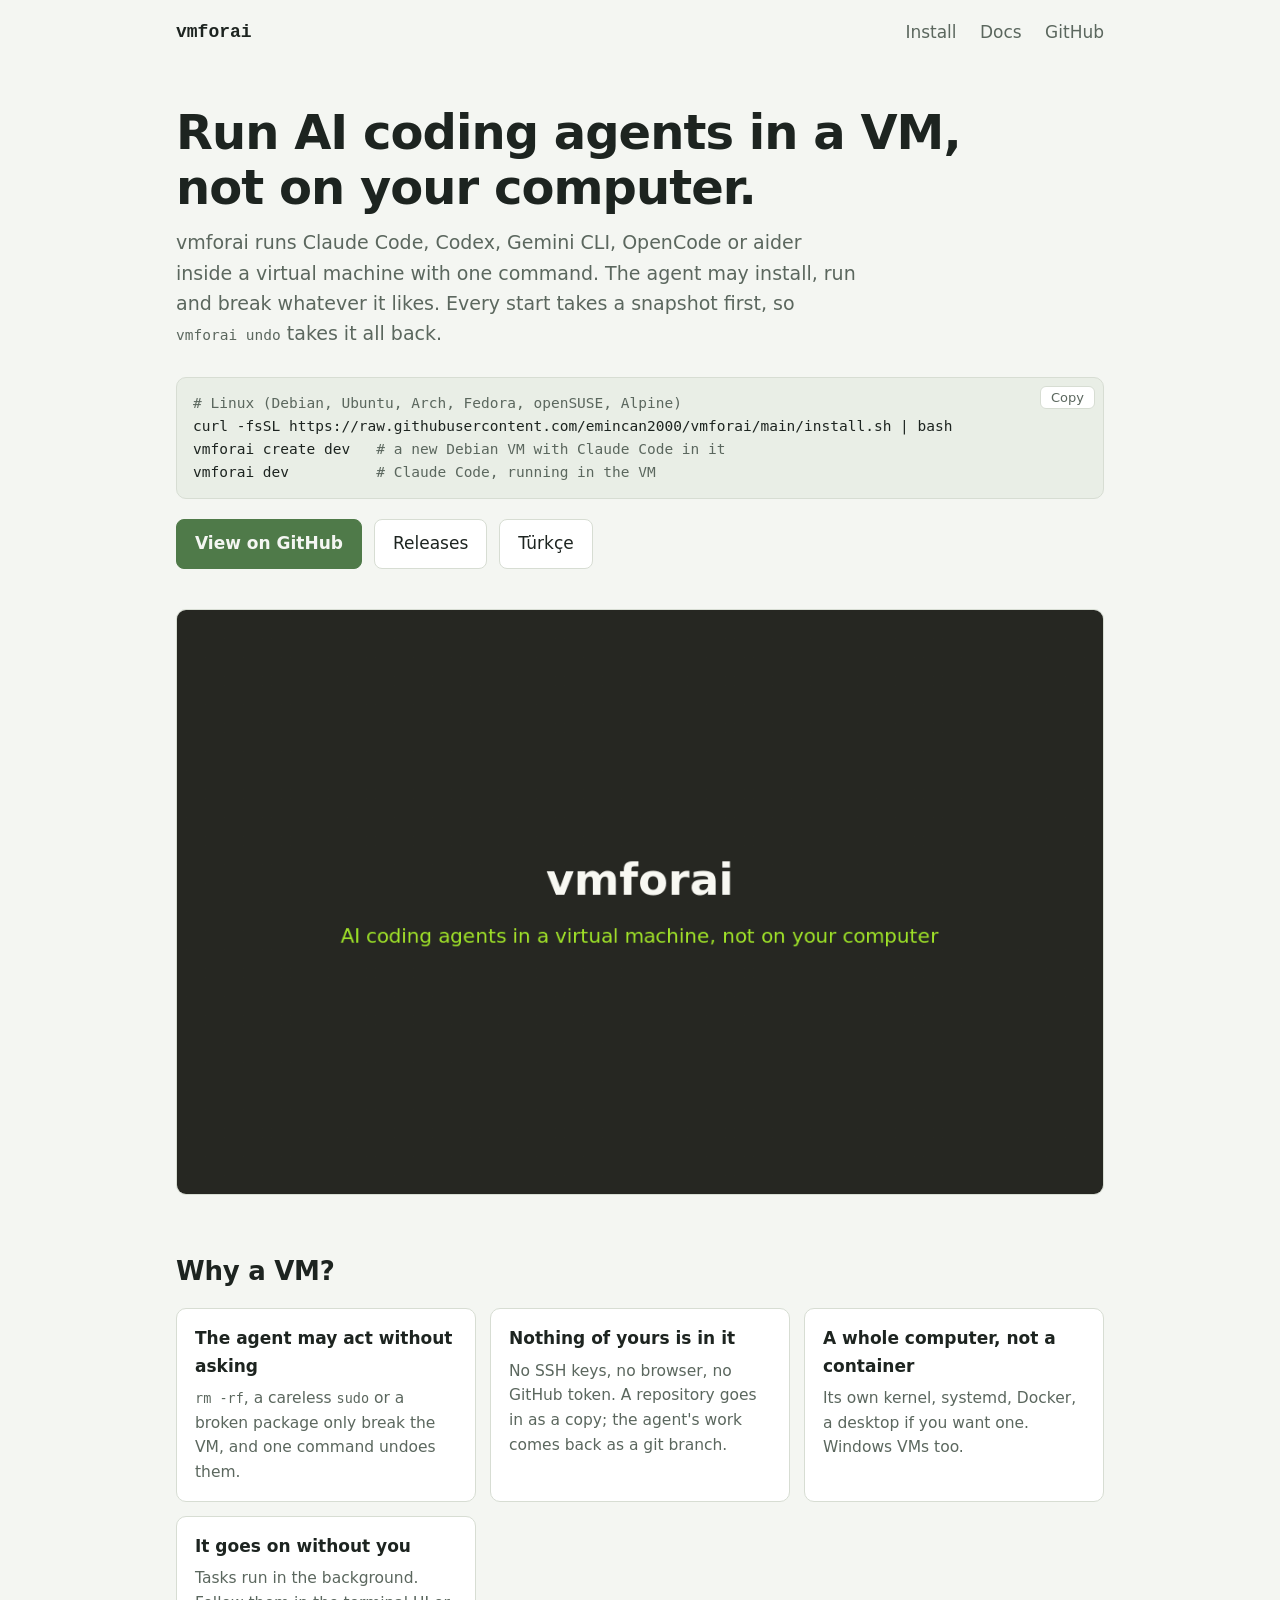
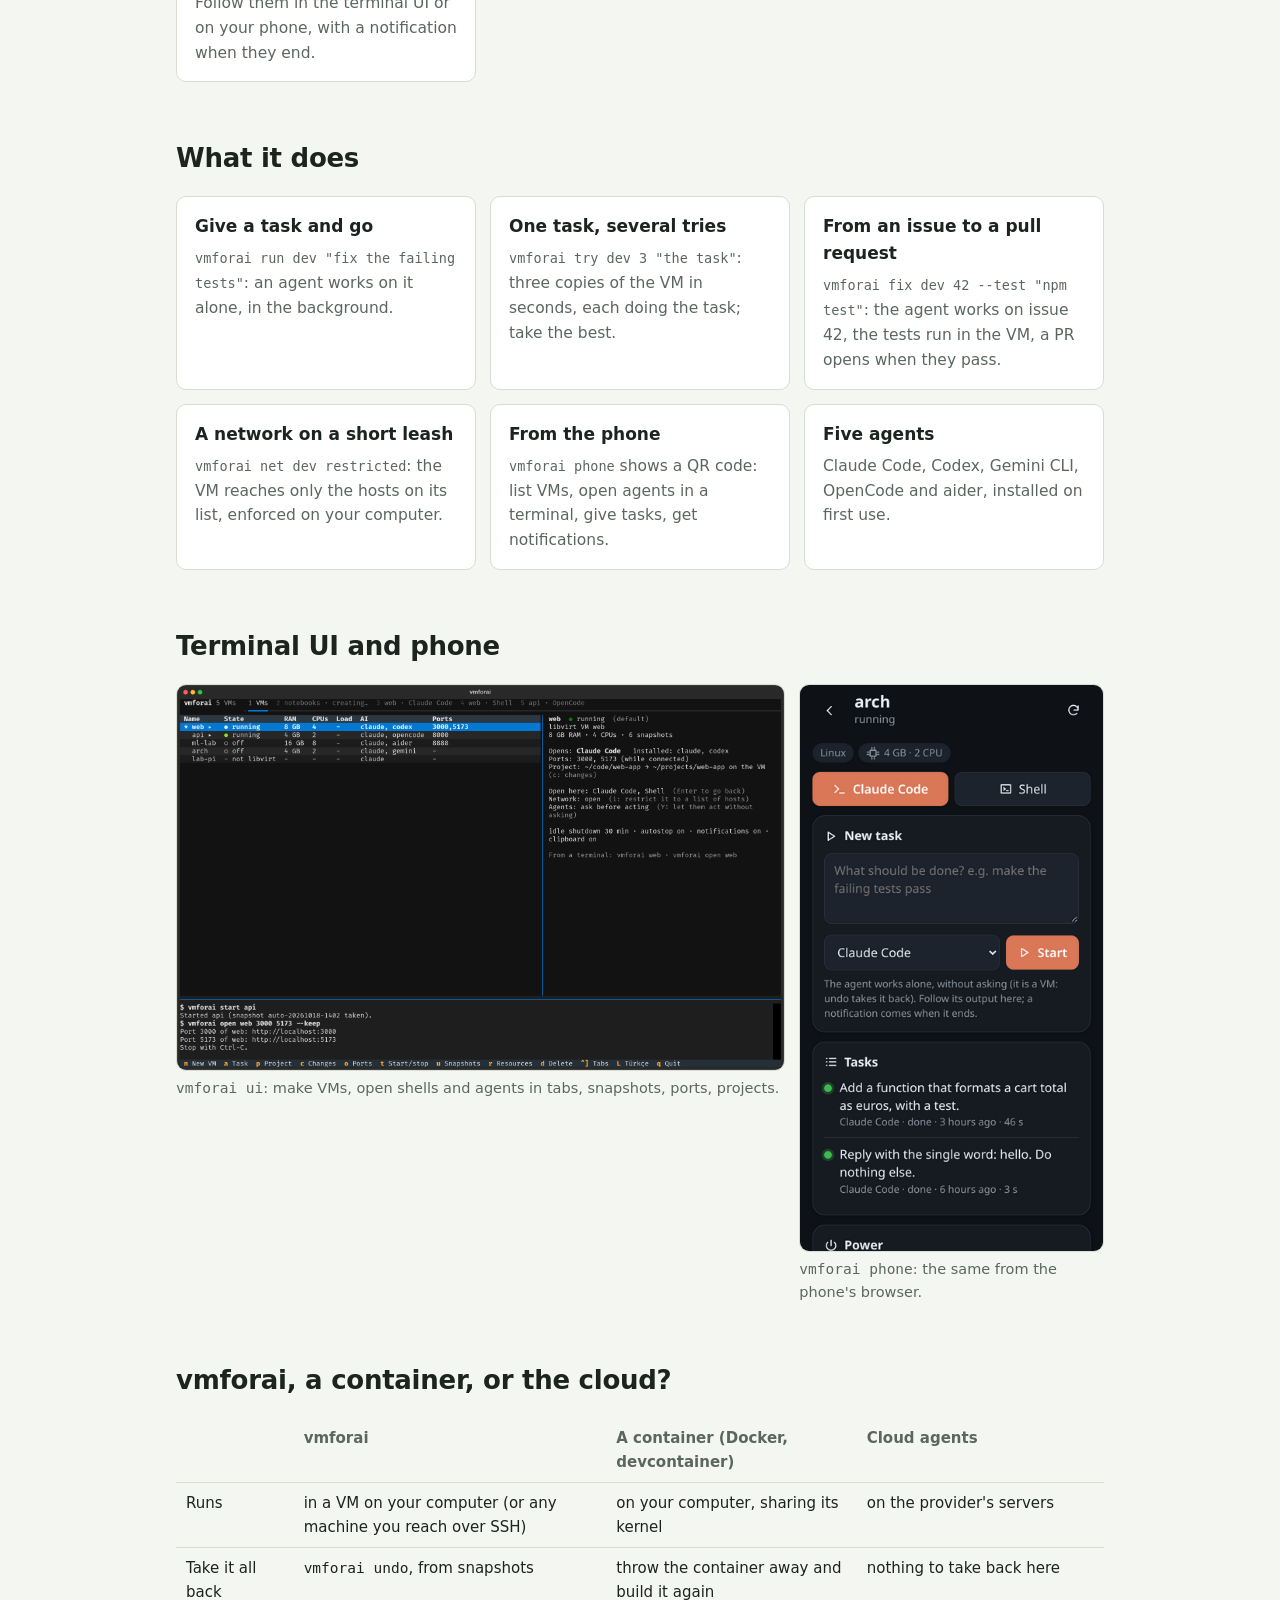
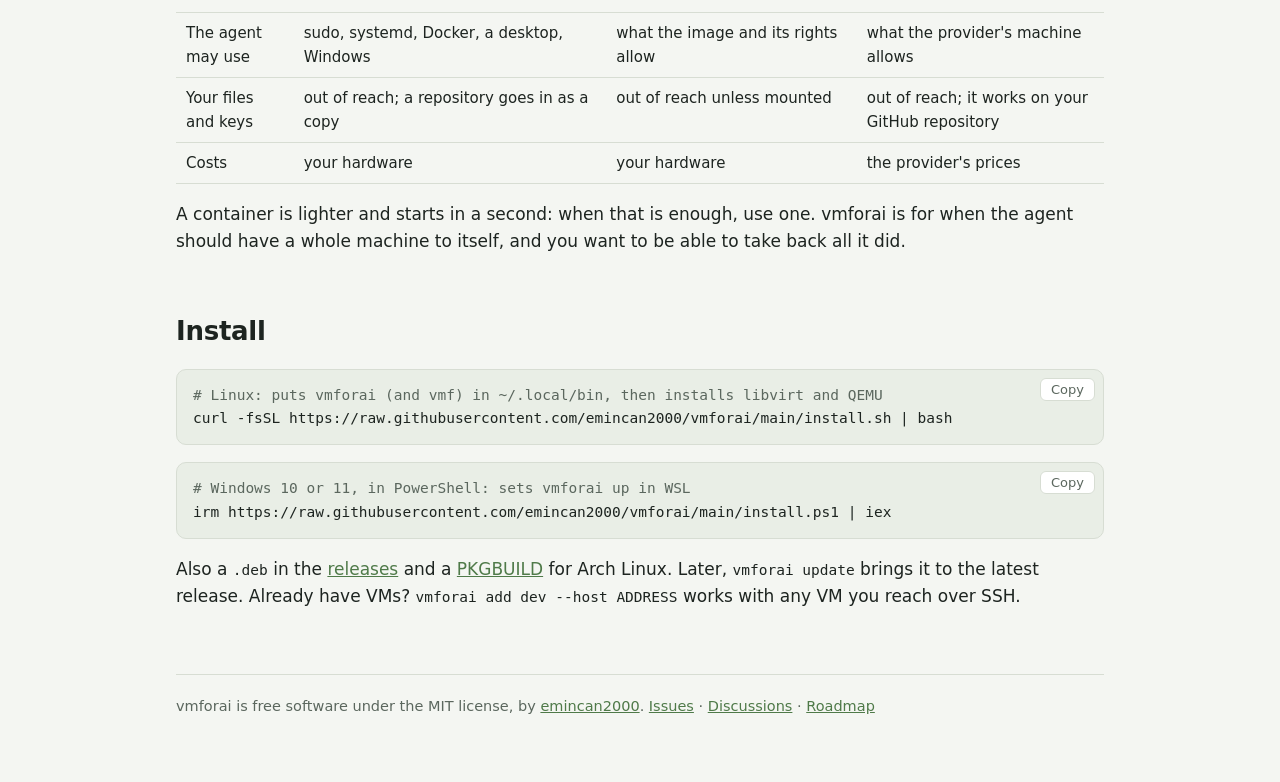
<file: docs/index.html>
<!doctype html>
<html lang="en">
<head>
<meta charset="utf-8">
<meta name="viewport" content="width=device-width, initial-scale=1">
<title>vmforai</title>
<meta name="description" content="Run Claude Code, Codex, Gemini CLI, OpenCode or aider inside a VM sandbox, not on your computer. One command, a snapshot every start, undo.">
<meta property="og:title" content="vmforai: AI coding agents in a VM sandbox">
<meta property="og:description" content="Run Claude Code, Codex, Gemini CLI, OpenCode or aider inside a VM, not on your computer. A snapshot every start; undo takes it all back.">
<meta property="og:image" content="https://emincan2000.github.io/vmforai/social-preview.png">
<meta property="og:type" content="website">
<meta name="twitter:card" content="summary_large_image">
<link rel="icon" href="data:image/svg+xml,%3Csvg xmlns='http://www.w3.org/2000/svg' viewBox='0 0 32 32'%3E%3Crect width='32' height='32' rx='7' fill='%23171c19'/%3E%3Cpath d='M8 11l6 5-6 5M16 22h8' stroke='%239cc28f' stroke-width='3' fill='none' stroke-linecap='round' stroke-linejoin='round'/%3E%3C/svg%3E">
<link rel="stylesheet" href="site.css">
<link rel="alternate" hreflang="en" href="https://emincan2000.github.io/vmforai/">
<link rel="alternate" hreflang="tr" href="https://emincan2000.github.io/vmforai/tr/">
</head>
<body>
<main>
<nav>
  <b>vmforai</b>
  <span>
    <a href="#install">Install</a>
    <a href="https://github.com/emincan2000/vmforai#commands">Docs</a>
    <a href="https://github.com/emincan2000/vmforai">GitHub</a>
  </span>
</nav>

<h1>Run AI coding agents in a VM,<br>not on your computer.</h1>
<p class="lead">vmforai runs Claude Code, Codex, Gemini CLI, OpenCode or aider inside a
virtual machine with one command. The agent may install, run and break whatever it
likes. Every start takes a snapshot first, so <code>vmforai undo</code> takes it all back.</p>

<pre><span class="c"># Linux (Debian, Ubuntu, Arch, Fedora, openSUSE, Alpine)</span>
curl -fsSL https://raw.githubusercontent.com/emincan2000/vmforai/main/install.sh | bash
vmforai create dev   <span class="c"># a new Debian VM with Claude Code in it</span>
vmforai dev          <span class="c"># Claude Code, running in the VM</span></pre>

<div class="buttons">
  <a class="btn main" href="https://github.com/emincan2000/vmforai">View on GitHub</a>
  <a class="btn" href="https://github.com/emincan2000/vmforai/releases">Releases</a>
  <a class="btn" href="tr/" hreflang="tr" lang="tr">Türkçe</a>
</div>

<img class="hero-img" src="demo.gif" width="1024" height="646" alt="vmforai: the command line (a task, then undo), the terminal UI with all five agents in tabs, and the phone giving a VM a task">

<h2>Why a VM?</h2>
<div class="grid">
  <div class="card"><h3>The agent may act without asking</h3><p><code>rm -rf</code>, a careless <code>sudo</code> or a broken package only break the VM, and one command undoes them.</p></div>
  <div class="card"><h3>Nothing of yours is in it</h3><p>No SSH keys, no browser, no GitHub token. A repository goes in as a copy; the agent's work comes back as a git branch.</p></div>
  <div class="card"><h3>A whole computer, not a container</h3><p>Its own kernel, systemd, Docker, a desktop if you want one. Windows VMs too.</p></div>
  <div class="card"><h3>It goes on without you</h3><p>Tasks run in the background. Follow them in the terminal UI or on your phone, with a notification when they end.</p></div>
</div>

<h2>What it does</h2>
<div class="grid">
  <div class="card"><h3>Give a task and go</h3><p><code>vmforai run dev "fix the failing tests"</code>: an agent works on it alone, in the background.</p></div>
  <div class="card"><h3>One task, several tries</h3><p><code>vmforai try dev 3 "the task"</code>: three copies of the VM in seconds, each doing the task; take the best.</p></div>
  <div class="card"><h3>From an issue to a pull request</h3><p><code>vmforai fix dev 42 --test "npm test"</code>: the agent works on issue 42, the tests run in the VM, a PR opens when they pass.</p></div>
  <div class="card"><h3>A network on a short leash</h3><p><code>vmforai net dev restricted</code>: the VM reaches only the hosts on its list, enforced on your computer.</p></div>
  <div class="card"><h3>From the phone</h3><p><code>vmforai phone</code> shows a QR code: list VMs, open agents in a terminal, give tasks, get notifications.</p></div>
  <div class="card"><h3>Five agents</h3><p>Claude Code, Codex, Gemini CLI, OpenCode and aider, installed on first use.</p></div>
</div>

<h2>Terminal UI and phone</h2>
<div class="shots">
  <div><img src="ui.png" alt="vmforai ui: the VM list with details" loading="lazy"><p class="caption"><code>vmforai ui</code>: make VMs, open shells and agents in tabs, snapshots, ports, projects.</p></div>
  <div><img src="phone-vm.png" alt="The phone page for one VM" loading="lazy"><p class="caption"><code>vmforai phone</code>: the same from the phone's browser.</p></div>
</div>

<h2>vmforai, a container, or the cloud?</h2>
<div class="tablewrap">
<table>
  <tr><th></th><th>vmforai</th><th>A container (Docker, devcontainer)</th><th>Cloud agents</th></tr>
  <tr><td>Runs</td><td>in a VM on your computer (or any machine you reach over SSH)</td><td>on your computer, sharing its kernel</td><td>on the provider's servers</td></tr>
  <tr><td>Take it all back</td><td><code>vmforai undo</code>, from snapshots</td><td>throw the container away and build it again</td><td>nothing to take back here</td></tr>
  <tr><td>The agent may use</td><td>sudo, systemd, Docker, a desktop, Windows</td><td>what the image and its rights allow</td><td>what the provider's machine allows</td></tr>
  <tr><td>Your files and keys</td><td>out of reach; a repository goes in as a copy</td><td>out of reach unless mounted</td><td>out of reach; it works on your GitHub repository</td></tr>
  <tr><td>Costs</td><td>your hardware</td><td>your hardware</td><td>the provider's prices</td></tr>
</table>
</div>
<p>A container is lighter and starts in a second: when that is enough, use one.
vmforai is for when the agent should have a whole machine to itself, and you want
to be able to take back all it did.</p>

<h2 id="install">Install</h2>
<pre><span class="c"># Linux: puts vmforai (and vmf) in ~/.local/bin, then installs libvirt and QEMU</span>
curl -fsSL https://raw.githubusercontent.com/emincan2000/vmforai/main/install.sh | bash</pre>
<p></p>
<pre><span class="c"># Windows 10 or 11, in PowerShell: sets vmforai up in WSL</span>
irm https://raw.githubusercontent.com/emincan2000/vmforai/main/install.ps1 | iex</pre>
<p>Also a <code>.deb</code> in the <a href="https://github.com/emincan2000/vmforai/releases">releases</a> and a
<a href="https://github.com/emincan2000/vmforai/tree/main/packaging/aur">PKGBUILD</a> for Arch Linux.
Later, <code>vmforai update</code> brings it to the latest release.
Already have VMs? <code>vmforai add dev --host ADDRESS</code> works with any VM you reach over SSH.</p>

<footer>
  vmforai is free software under the MIT license, by
  <a href="https://github.com/emincan2000">emincan2000</a>.
  <a href="https://github.com/emincan2000/vmforai/issues">Issues</a> ·
  <a href="https://github.com/emincan2000/vmforai/discussions">Discussions</a> ·
  <a href="https://github.com/emincan2000/vmforai/blob/main/ROADMAP.md">Roadmap</a>
</footer>
</main>
<script src="site.js"></script>
</body>
</html>
</file>
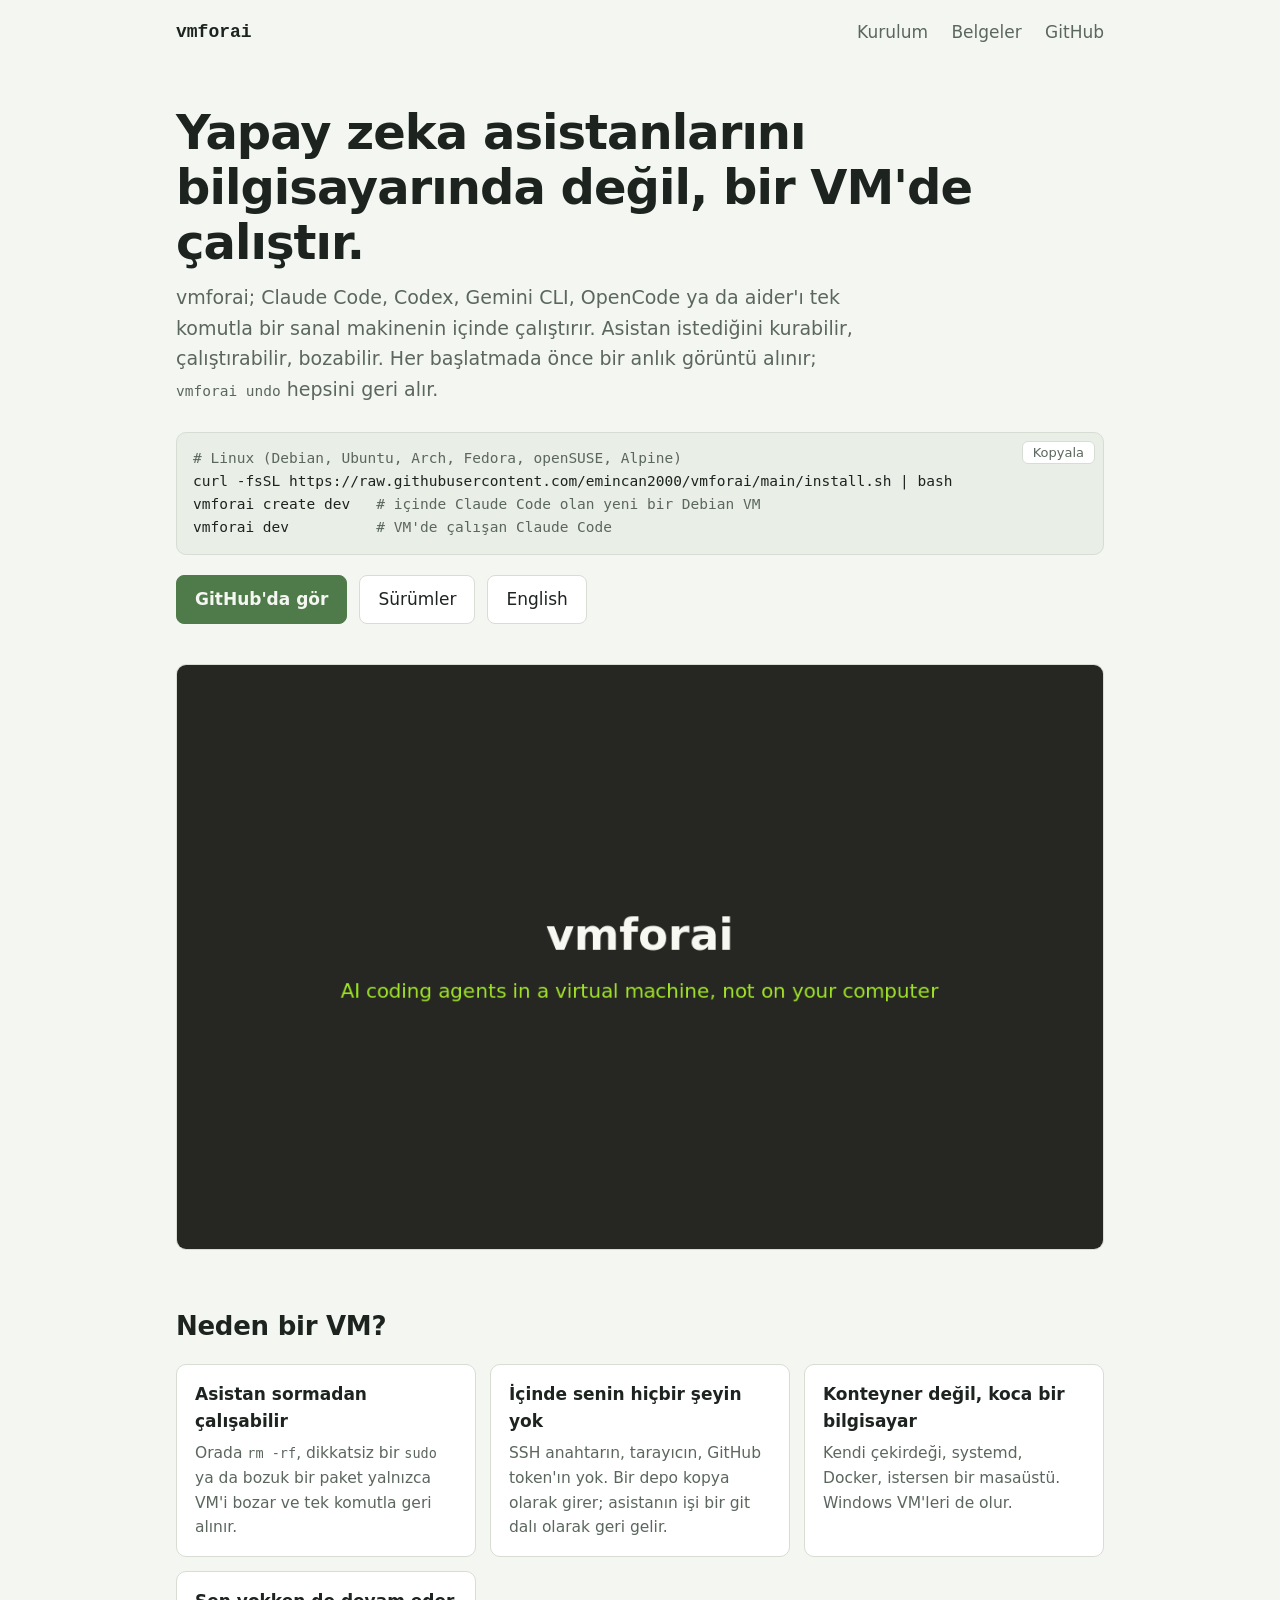
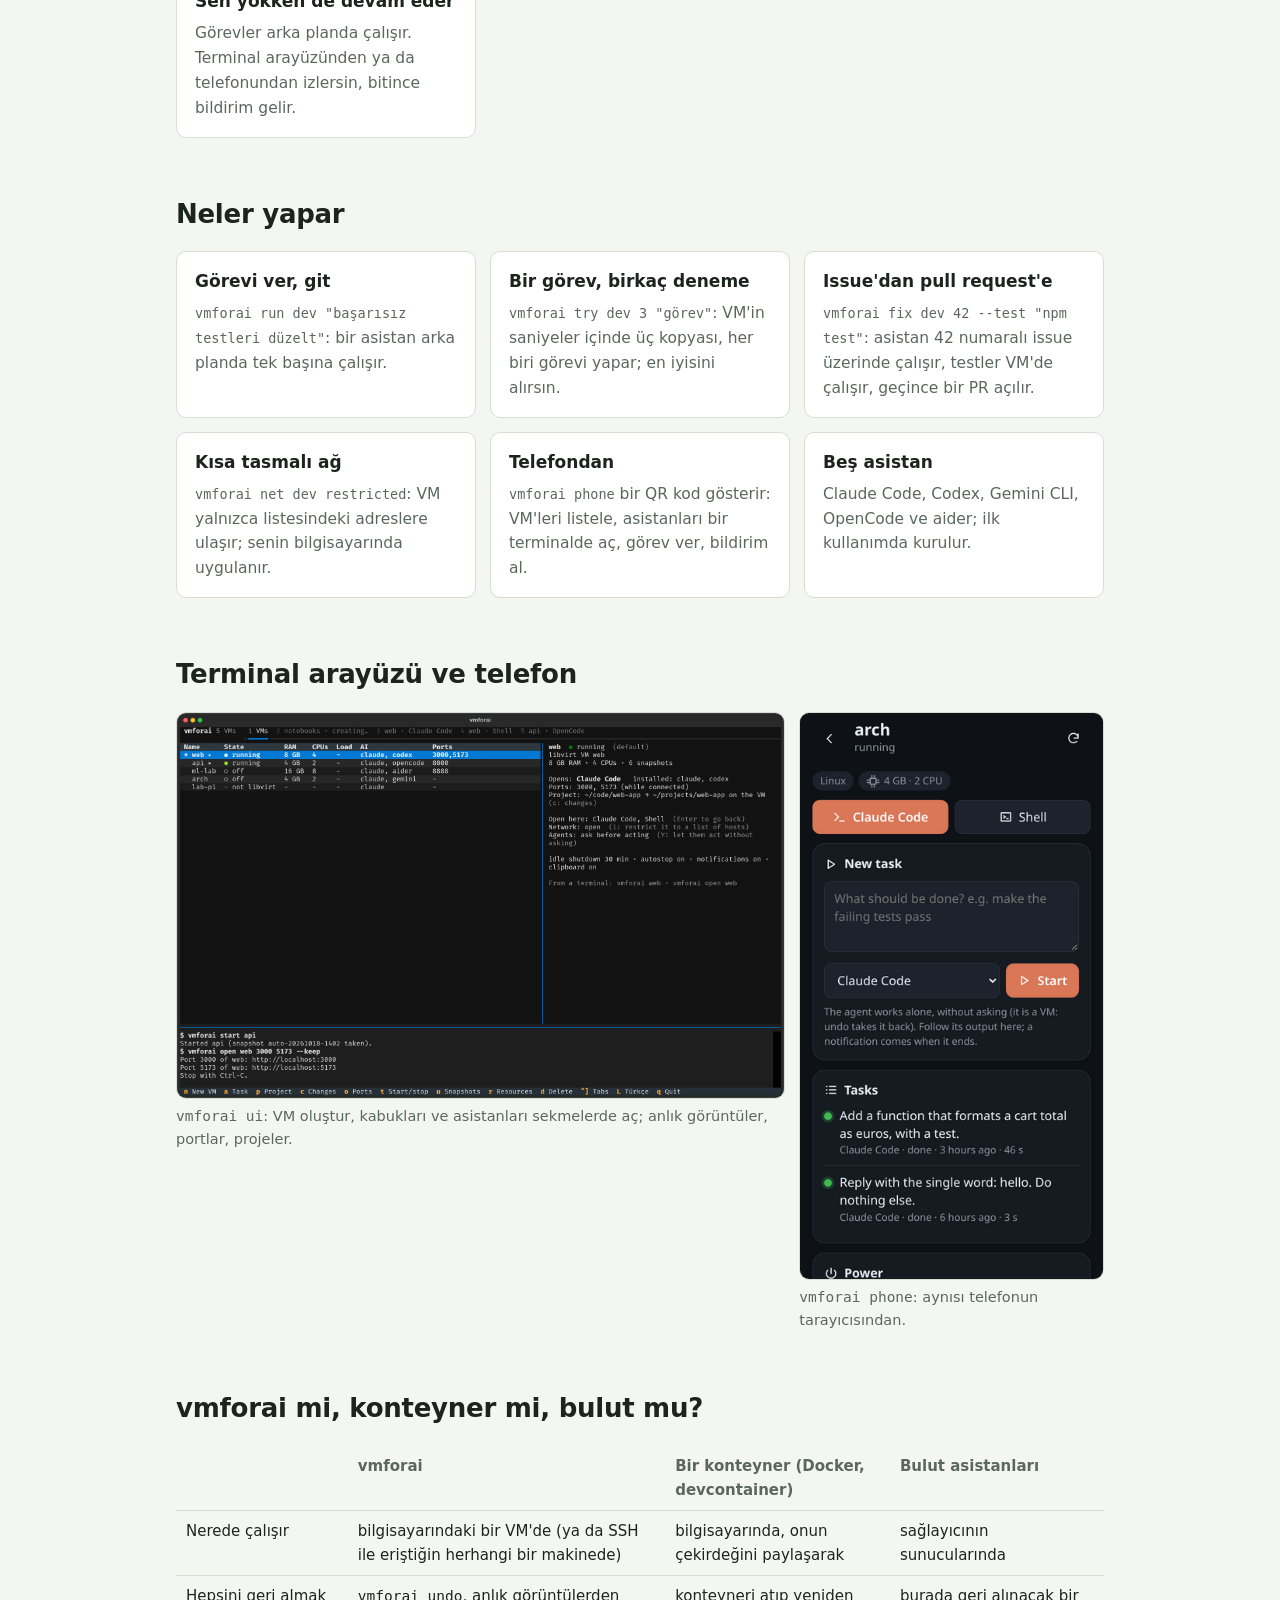
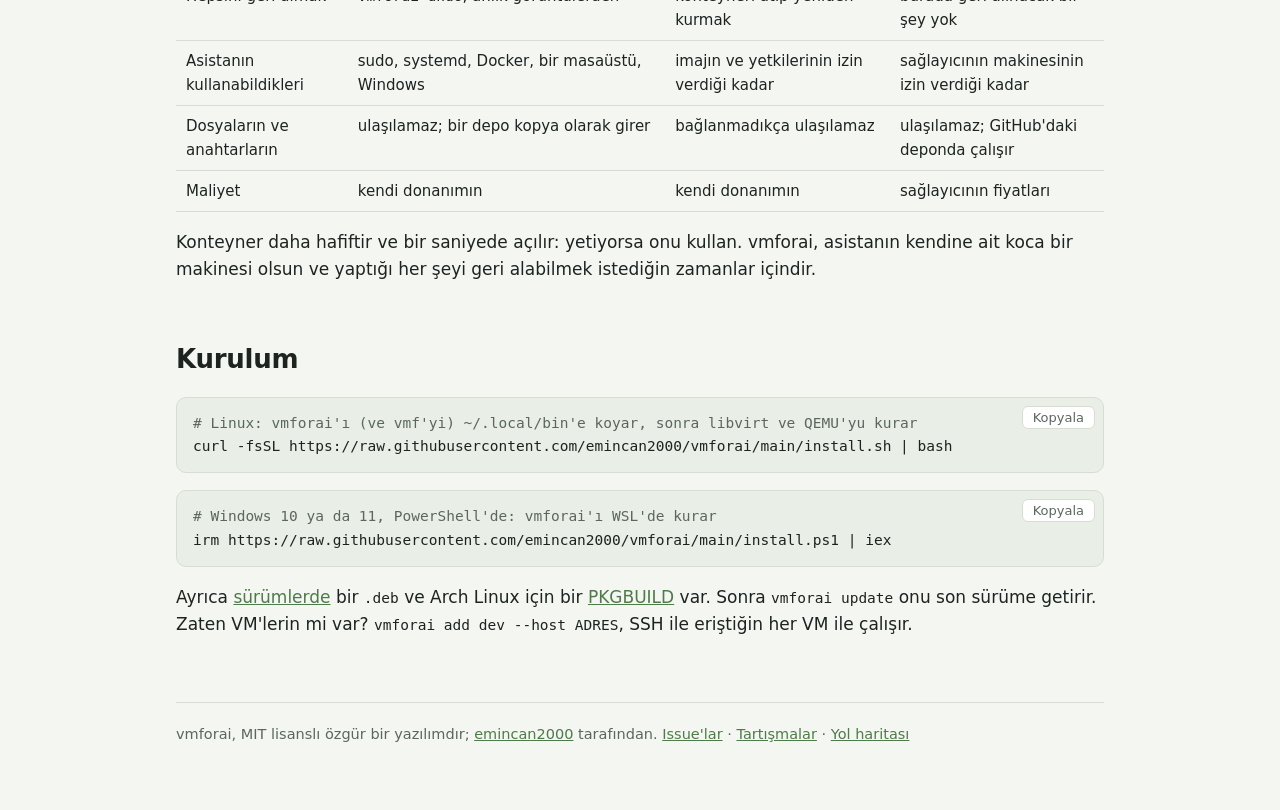
<file: docs/tr/index.html>
<!doctype html>
<html lang="tr">
<head>
<meta charset="utf-8">
<meta name="viewport" content="width=device-width, initial-scale=1">
<title>vmforai</title>
<meta name="description" content="Claude Code, Codex, Gemini CLI, OpenCode ya da aider'ı kendi bilgisayarında değil, bir sanal makinede çalıştır. Tek komut, her başlatmada anlık görüntü, geri alma.">
<meta property="og:title" content="vmforai: yapay zeka kodlama asistanları bir sanal makinede">
<meta property="og:description" content="Claude Code, Codex, Gemini CLI, OpenCode ya da aider'ı kendi bilgisayarında değil, bir VM'de çalıştır. Her başlatmada anlık görüntü; undo hepsini geri alır.">
<meta property="og:image" content="https://emincan2000.github.io/vmforai/social-preview.png">
<meta property="og:type" content="website">
<meta property="og:locale" content="tr_TR">
<meta name="twitter:card" content="summary_large_image">
<link rel="icon" href="data:image/svg+xml,%3Csvg xmlns='http://www.w3.org/2000/svg' viewBox='0 0 32 32'%3E%3Crect width='32' height='32' rx='7' fill='%23171c19'/%3E%3Cpath d='M8 11l6 5-6 5M16 22h8' stroke='%239cc28f' stroke-width='3' fill='none' stroke-linecap='round' stroke-linejoin='round'/%3E%3C/svg%3E">
<link rel="stylesheet" href="../site.css">
<link rel="alternate" hreflang="en" href="https://emincan2000.github.io/vmforai/">
<link rel="alternate" hreflang="tr" href="https://emincan2000.github.io/vmforai/tr/">
</head>
<body>
<main>
<nav>
  <b>vmforai</b>
  <span>
    <a href="#kurulum">Kurulum</a>
    <a href="https://github.com/emincan2000/vmforai/blob/main/README.tr.md#komutlar">Belgeler</a>
    <a href="https://github.com/emincan2000/vmforai">GitHub</a>
  </span>
</nav>

<h1>Yapay zeka asistanlarını bilgisayarında değil, bir VM'de çalıştır.</h1>
<p class="lead">vmforai; Claude Code, Codex, Gemini CLI, OpenCode ya da aider'ı tek komutla
bir sanal makinenin içinde çalıştırır. Asistan istediğini kurabilir, çalıştırabilir,
bozabilir. Her başlatmada önce bir anlık görüntü alınır; <code>vmforai undo</code>
hepsini geri alır.</p>

<pre><span class="c"># Linux (Debian, Ubuntu, Arch, Fedora, openSUSE, Alpine)</span>
curl -fsSL https://raw.githubusercontent.com/emincan2000/vmforai/main/install.sh | bash
vmforai create dev   <span class="c"># içinde Claude Code olan yeni bir Debian VM</span>
vmforai dev          <span class="c"># VM'de çalışan Claude Code</span></pre>

<div class="buttons">
  <a class="btn main" href="https://github.com/emincan2000/vmforai">GitHub'da gör</a>
  <a class="btn" href="https://github.com/emincan2000/vmforai/releases">Sürümler</a>
  <a class="btn" href="../" hreflang="en" lang="en">English</a>
</div>

<img class="hero-img" src="../demo.gif" width="1024" height="646" alt="vmforai: komut satırı (bir görev, sonra undo), beş asistanın sekmelerde açık olduğu terminal arayüzü ve telefondan bir VM'e görev verme">

<h2>Neden bir VM?</h2>
<div class="grid">
  <div class="card"><h3>Asistan sormadan çalışabilir</h3><p>Orada <code>rm -rf</code>, dikkatsiz bir <code>sudo</code> ya da bozuk bir paket yalnızca VM'i bozar ve tek komutla geri alınır.</p></div>
  <div class="card"><h3>İçinde senin hiçbir şeyin yok</h3><p>SSH anahtarın, tarayıcın, GitHub token'ın yok. Bir depo kopya olarak girer; asistanın işi bir git dalı olarak geri gelir.</p></div>
  <div class="card"><h3>Konteyner değil, koca bir bilgisayar</h3><p>Kendi çekirdeği, systemd, Docker, istersen bir masaüstü. Windows VM'leri de olur.</p></div>
  <div class="card"><h3>Sen yokken de devam eder</h3><p>Görevler arka planda çalışır. Terminal arayüzünden ya da telefonundan izlersin, bitince bildirim gelir.</p></div>
</div>

<h2>Neler yapar</h2>
<div class="grid">
  <div class="card"><h3>Görevi ver, git</h3><p><code>vmforai run dev "başarısız testleri düzelt"</code>: bir asistan arka planda tek başına çalışır.</p></div>
  <div class="card"><h3>Bir görev, birkaç deneme</h3><p><code>vmforai try dev 3 "görev"</code>: VM'in saniyeler içinde üç kopyası, her biri görevi yapar; en iyisini alırsın.</p></div>
  <div class="card"><h3>Issue'dan pull request'e</h3><p><code>vmforai fix dev 42 --test "npm test"</code>: asistan 42 numaralı issue üzerinde çalışır, testler VM'de çalışır, geçince bir PR açılır.</p></div>
  <div class="card"><h3>Kısa tasmalı ağ</h3><p><code>vmforai net dev restricted</code>: VM yalnızca listesindeki adreslere ulaşır; senin bilgisayarında uygulanır.</p></div>
  <div class="card"><h3>Telefondan</h3><p><code>vmforai phone</code> bir QR kod gösterir: VM'leri listele, asistanları bir terminalde aç, görev ver, bildirim al.</p></div>
  <div class="card"><h3>Beş asistan</h3><p>Claude Code, Codex, Gemini CLI, OpenCode ve aider; ilk kullanımda kurulur.</p></div>
</div>

<h2>Terminal arayüzü ve telefon</h2>
<div class="shots">
  <div><img src="../ui.png" alt="vmforai ui: VM listesi ve ayrıntıları" loading="lazy"><p class="caption"><code>vmforai ui</code>: VM oluştur, kabukları ve asistanları sekmelerde aç; anlık görüntüler, portlar, projeler.</p></div>
  <div><img src="../phone-vm.png" alt="Bir VM'in telefon sayfası" loading="lazy"><p class="caption"><code>vmforai phone</code>: aynısı telefonun tarayıcısından.</p></div>
</div>

<h2>vmforai mi, konteyner mi, bulut mu?</h2>
<div class="tablewrap">
<table>
  <tr><th></th><th>vmforai</th><th>Bir konteyner (Docker, devcontainer)</th><th>Bulut asistanları</th></tr>
  <tr><td>Nerede çalışır</td><td>bilgisayarındaki bir VM'de (ya da SSH ile eriştiğin herhangi bir makinede)</td><td>bilgisayarında, onun çekirdeğini paylaşarak</td><td>sağlayıcının sunucularında</td></tr>
  <tr><td>Hepsini geri almak</td><td><code>vmforai undo</code>, anlık görüntülerden</td><td>konteyneri atıp yeniden kurmak</td><td>burada geri alınacak bir şey yok</td></tr>
  <tr><td>Asistanın kullanabildikleri</td><td>sudo, systemd, Docker, bir masaüstü, Windows</td><td>imajın ve yetkilerinin izin verdiği kadar</td><td>sağlayıcının makinesinin izin verdiği kadar</td></tr>
  <tr><td>Dosyaların ve anahtarların</td><td>ulaşılamaz; bir depo kopya olarak girer</td><td>bağlanmadıkça ulaşılamaz</td><td>ulaşılamaz; GitHub'daki deponda çalışır</td></tr>
  <tr><td>Maliyet</td><td>kendi donanımın</td><td>kendi donanımın</td><td>sağlayıcının fiyatları</td></tr>
</table>
</div>
<p>Konteyner daha hafiftir ve bir saniyede açılır: yetiyorsa onu kullan.
vmforai, asistanın kendine ait koca bir makinesi olsun ve yaptığı her şeyi geri
alabilmek istediğin zamanlar içindir.</p>

<h2 id="kurulum">Kurulum</h2>
<pre><span class="c"># Linux: vmforai'ı (ve vmf'yi) ~/.local/bin'e koyar, sonra libvirt ve QEMU'yu kurar</span>
curl -fsSL https://raw.githubusercontent.com/emincan2000/vmforai/main/install.sh | bash</pre>
<p></p>
<pre><span class="c"># Windows 10 ya da 11, PowerShell'de: vmforai'ı WSL'de kurar</span>
irm https://raw.githubusercontent.com/emincan2000/vmforai/main/install.ps1 | iex</pre>
<p>Ayrıca <a href="https://github.com/emincan2000/vmforai/releases">sürümlerde</a> bir <code>.deb</code> ve Arch Linux için bir
<a href="https://github.com/emincan2000/vmforai/tree/main/packaging/aur">PKGBUILD</a> var.
Sonra <code>vmforai update</code> onu son sürüme getirir.
Zaten VM'lerin mi var? <code>vmforai add dev --host ADRES</code>, SSH ile eriştiğin her VM ile çalışır.</p>

<footer>
  vmforai, MIT lisanslı özgür bir yazılımdır;
  <a href="https://github.com/emincan2000">emincan2000</a> tarafından.
  <a href="https://github.com/emincan2000/vmforai/issues">Issue'lar</a> ·
  <a href="https://github.com/emincan2000/vmforai/discussions">Tartışmalar</a> ·
  <a href="https://github.com/emincan2000/vmforai/blob/main/ROADMAP.tr.md">Yol haritası</a>
</footer>
</main>
<script src="../site.js"></script>
</body>
</html>
</file>
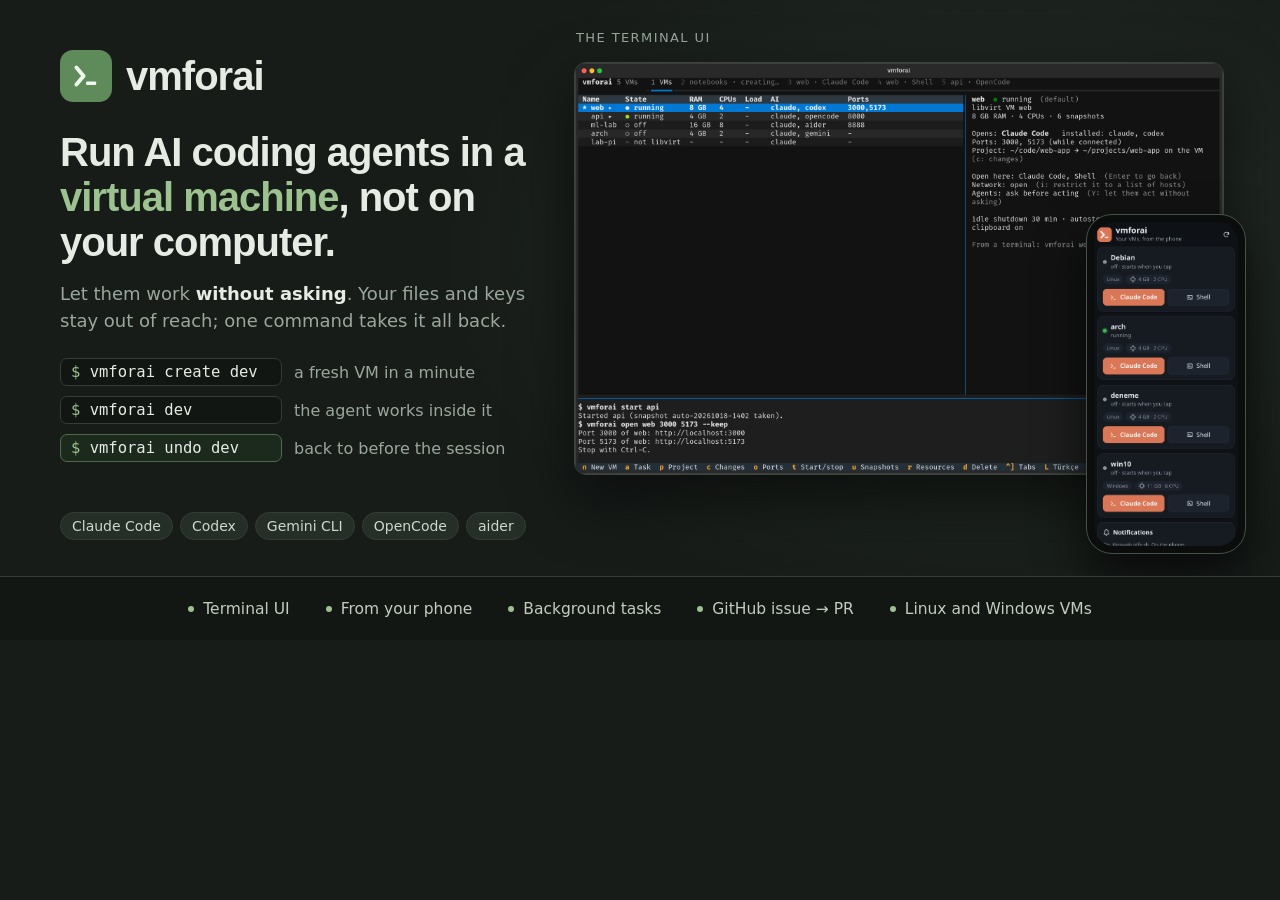
<file: docs/demo/social.html>
<!doctype html>
<!-- The social preview card (docs/social-preview.png). Rendered with:
     chromium --headless=new --hide-scrollbars --force-device-scale-factor=2 \
       --window-size=1280,640 --screenshot=social-preview.png social.html -->
<html><head><meta charset="utf-8"><style>
:root { --bg: #171c19; --panel: #1f2621; --panel2: #262e28; --line: #333d36; --text: #e6ebe4; --dim: #9ba79d;
  --green: #9cc28f; --deep: #5f8a5a; }
* { margin: 0; box-sizing: border-box; }
body { width: 1280px; height: 640px; background: var(--bg); color: var(--text); overflow: hidden;
  font-family: "Inter", "DejaVu Sans", sans-serif; position: relative; }
body::before { content: ""; position: absolute; inset: 0;
  background: radial-gradient(800px 520px at 78% 40%, rgba(156, 194, 143, .10), transparent 70%); }
.left { position: absolute; left: 60px; top: 50px; width: 470px; height: 490px; display: flex; flex-direction: column; }
.brand { display: flex; align-items: center; gap: 14px; }
.logo { width: 52px; height: 52px; border-radius: 13px; background: var(--deep); display: grid; place-items: center; }
.brand h1 { font-family: "Inter Display", "Inter", sans-serif; font-size: 40px; font-weight: 800; letter-spacing: -1px; }
.head { margin-top: 28px; font-family: "Inter Display", "Inter", sans-serif; font-size: 40px; line-height: 1.12;
  font-weight: 800; letter-spacing: -1px; }
.head em { font-style: normal; color: var(--green); }
.sub { margin-top: 16px; font-size: 18px; line-height: 1.5; color: var(--dim); }
.sub b { color: var(--text); font-weight: 600; }
.steps { margin-top: 24px; display: flex; flex-direction: column; gap: 10px; }
.steps div { display: flex; align-items: center; gap: 12px; font-size: 16px; color: var(--dim); }
code { font-family: "JetBrains Mono", "DejaVu Sans Mono", monospace; font-size: 15.5px; color: var(--text);
  background: #121613; border: 1px solid var(--line); border-radius: 7px; padding: 4px 10px; min-width: 222px; }
code b { color: var(--green); font-weight: 400; }
.steps .undo code { border-color: #4f6a4a; background: #1c2a1e; }
.agents { margin-top: auto; display: flex; gap: 7px; }
.agents span { font-size: 14px; color: #cfd8cc; background: var(--panel2); border: 1px solid var(--line); border-radius: 999px;
  padding: 5px 11px; white-space: nowrap; }
.screen { position: absolute; left: 574px; top: 62px; width: 650px; border-radius: 12px; overflow: hidden;
  border: 1px solid #3a463d; box-shadow: 0 24px 60px rgba(0, 0, 0, .55); background: #111; }
.screen .bar { height: 26px; background: #262b27; display: flex; align-items: center; gap: 7px; padding-left: 12px; }
.screen .bar i { width: 10px; height: 10px; border-radius: 50%; background: #4a564d; }
.screen .bar span { margin-left: 10px; font-size: 12px; color: #9ba79d; }
.screen img { display: block; width: 100%; }
.cap { position: absolute; font-size: 13px; letter-spacing: 1.4px; text-transform: uppercase; color: var(--dim); }
.phone { position: absolute; left: 1086px; top: 214px; width: 160px; height: 340px; border-radius: 26px; padding: 7px;
  background: #0b0d0c; border: 1px solid #45524a; box-shadow: 0 24px 50px rgba(0, 0, 0, .65); }
.phone img { width: 100%; height: 100%; object-fit: cover; object-position: top; border-radius: 20px; display: block; }
.foot { position: absolute; left: 0; right: 0; bottom: 0; height: 64px; border-top: 1px solid var(--line);
  background: #131714; display: flex; align-items: center; justify-content: center; }
.feats { display: flex; gap: 36px; font-size: 15.5px; color: #c3ccc0; }
.feats span::before { content: ""; display: inline-block; width: 6px; height: 6px; border-radius: 50%; background: var(--green);
  margin-right: 9px; vertical-align: 2px; }
</style></head><body>
<div class="left">
  <div class="brand">
    <div class="logo"><svg width="30" height="30" viewBox="0 0 100 100"><path d="M18 22 42 50 18 78" fill="none" stroke="#f1f5ef"
      stroke-width="13" stroke-linecap="round" stroke-linejoin="round"/><rect x="50" y="68" width="34" height="12" rx="4" fill="#f1f5ef"/></svg></div>
    <h1>vmforai</h1>
  </div>
  <div class="head">Run AI coding agents in a <em>virtual machine</em>, not on your computer.</div>
  <div class="sub">Let them work <b>without asking</b>. Your files and keys stay out of reach; one command takes it all back.</div>
  <div class="steps">
    <div><code><b>$</b> vmforai create dev</code>a fresh VM in a minute</div>
    <div><code><b>$</b> vmforai dev</code>the agent works inside it</div>
    <div class="undo"><code><b>$</b> vmforai undo dev</code>back to before the session</div>
  </div>
  <div class="agents"><span>Claude Code</span><span>Codex</span><span>Gemini CLI</span><span>OpenCode</span><span>aider</span></div>
</div>
<div class="cap" style="left: 576px; top: 30px">The terminal UI</div>
<div class="screen"><img src="../ui.png"></div>
<div class="phone"><img src="phone.png"></div>
<div class="foot">
  <div class="feats"><span>Terminal UI</span><span>From your phone</span><span>Background tasks</span><span>GitHub issue → PR</span><span>Linux and Windows VMs</span></div>
</div>
</body></html>
</file>
<file: docs/site.css>
:root {
  --bg: #f4f6f2; --panel: #ffffff; --line: #d7ddd3; --text: #1d2420;
  --dim: #5b675e; --green: #4f7a49; --code: #e9eee6;
}
@media (prefers-color-scheme: dark) {
  :root {
    --bg: #171c19; --panel: #1f2621; --line: #333d36; --text: #e6ebe4;
    --dim: #9ba79d; --green: #9cc28f; --code: #121613;
  }
}
* { box-sizing: border-box; }
body {
  margin: 0; background: var(--bg); color: var(--text);
  font: 17px/1.6 "Inter", system-ui, -apple-system, "Segoe UI", sans-serif;
}
a { color: var(--green); }
main { max-width: 960px; margin: 0 auto; padding: 0 16px 64px; }
nav { display: flex; justify-content: space-between; align-items: center; padding: 18px 0; }
nav b { font-family: "JetBrains Mono", ui-monospace, monospace; font-size: 18px; }
nav a { margin-left: 18px; text-decoration: none; color: var(--dim); }
nav a:hover { color: var(--text); }
h1 { font-size: clamp(30px, 5.5vw, 48px); line-height: 1.15; margin: 40px 0 12px; letter-spacing: -0.02em; }
h2 { font-size: 26px; margin: 56px 0 16px; letter-spacing: -0.01em; }
.lead { font-size: 19px; color: var(--dim); max-width: 680px; margin: 0 0 28px; }
code, pre { font-family: "JetBrains Mono", ui-monospace, "DejaVu Sans Mono", monospace; font-size: 14.5px; }
pre {
  background: var(--code); border: 1px solid var(--line); border-radius: 10px;
  padding: 14px 16px; margin: 0; overflow-x: auto; position: relative;
}
pre .c { color: var(--dim); }
.copy {
  position: absolute; top: 8px; right: 8px; font: 13px system-ui, sans-serif;
  background: var(--panel); color: var(--dim); border: 1px solid var(--line);
  border-radius: 6px; padding: 3px 10px; cursor: pointer;
}
.copy:hover { color: var(--text); }
.buttons { display: flex; gap: 12px; flex-wrap: wrap; margin-top: 20px; }
.btn {
  display: inline-block; padding: 10px 18px; border-radius: 8px; text-decoration: none;
  border: 1px solid var(--line); color: var(--text); background: var(--panel);
}
.btn.main { background: var(--green); border-color: var(--green); color: var(--bg); font-weight: 600; }
img { max-width: 100%; height: auto; display: block; border-radius: 10px; border: 1px solid var(--line); }
.hero-img { margin-top: 40px; }
.grid { display: grid; grid-template-columns: repeat(auto-fit, minmax(260px, 1fr)); gap: 14px; }
.card { background: var(--panel); border: 1px solid var(--line); border-radius: 10px; padding: 16px 18px; }
.card h3 { margin: 0 0 6px; font-size: 17px; }
.card p { margin: 0; color: var(--dim); font-size: 15.5px; }
.card code { font-size: 13.5px; }
.shots { display: grid; grid-template-columns: 2fr 1fr; gap: 14px; align-items: start; }
@media (max-width: 640px) { .shots { grid-template-columns: 1fr; } }
.caption { color: var(--dim); font-size: 14.5px; margin: 6px 0 0; }
table { width: 100%; border-collapse: collapse; font-size: 15px; }
th, td { text-align: left; padding: 8px 10px; border-bottom: 1px solid var(--line); vertical-align: top; }
th { color: var(--dim); font-weight: 600; }
.tablewrap { overflow-x: auto; }
footer { color: var(--dim); font-size: 14.5px; border-top: 1px solid var(--line); margin-top: 64px; padding-top: 20px; }
</file>
